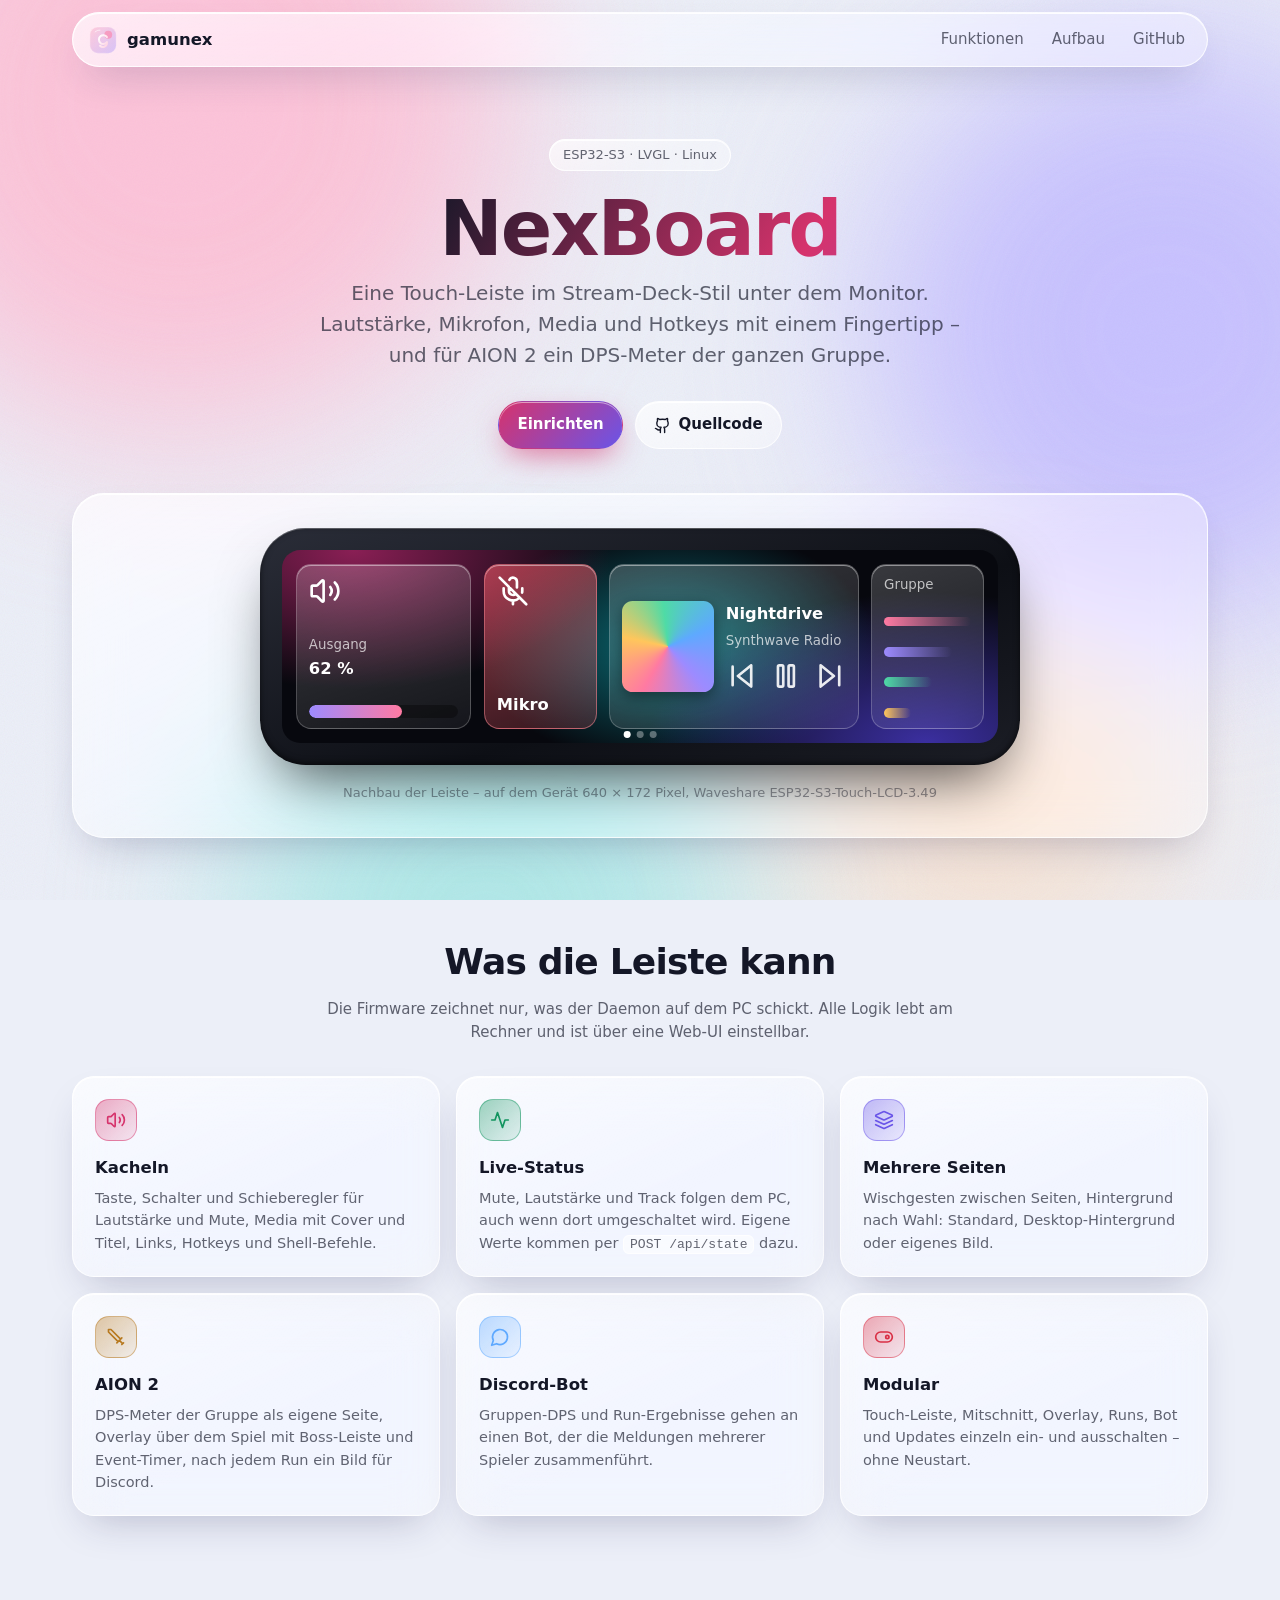
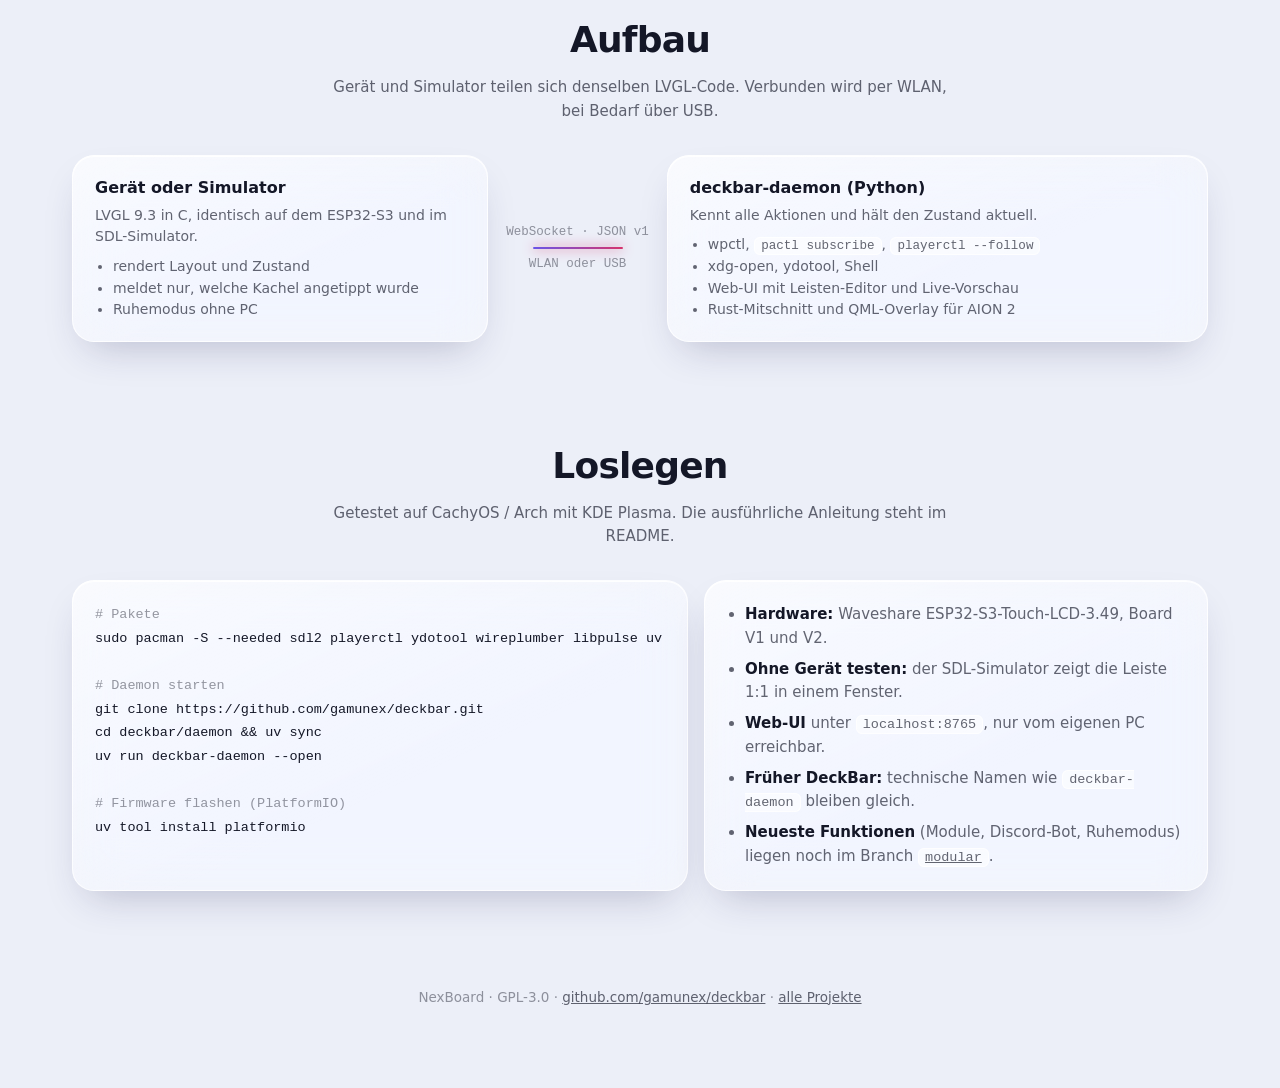
<file: deckbar/index.html>
<!doctype html>
<html lang="de">
<head>
  <meta charset="utf-8">
  <meta name="viewport" content="width=device-width, initial-scale=1">
  <meta name="color-scheme" content="dark light">
  <title>NexBoard</title>
  <meta name="description" content="Touch-Leiste im Stream-Deck-Stil auf Basis eines ESP32-S3 mit 640 × 172-Display – Audio, Media, Hotkeys und AION-2-DPS-Meter.">
  <link rel="icon" href="../assets/logo.svg" type="image/svg+xml">
  <link rel="stylesheet" href="../assets/glass.css">
  <link rel="stylesheet" href="../assets/mockups.css">
  <style>
    .stage { padding: 34px 26px; border-radius: 32px; }
    .stage figcaption { text-align: center; color: var(--faint); font-size: 13px; margin-top: 18px; }
    .arch { display: grid; grid-template-columns: 1fr auto 1.3fr; gap: 18px; align-items: center; }
    .box { padding: 20px 22px; }
    .box h3 { margin: 0 0 4px; font-size: 16px; }
    .box p { margin: 0; color: var(--muted); font-size: 14px; }
    .box ul { margin: 8px 0 0; padding-left: 18px; color: var(--muted); font-size: 14px; }
    .wire { text-align: center; color: var(--faint); font: 12.5px var(--mono); }
    .wire .line { height: 2px; width: 90px; margin: 8px auto; background: linear-gradient(90deg, var(--accent-2), var(--accent)); border-radius: 2px; box-shadow: 0 0 12px var(--accent); }
    @media (max-width: 800px) { .arch { grid-template-columns: 1fr; } .wire .line { width: 2px; height: 40px; } }
  </style>
</head>
<body>
  <div class="backdrop" aria-hidden="true">
    <span class="blob b1"></span><span class="blob b2"></span><span class="blob b3"></span><span class="blob b4"></span>
  </div>
  <div class="page">
    <nav class="nav glass">
      <a class="brand" href="../"><img src="../assets/logo.svg" alt=""><span>gamunex</span></a>
      <div class="links">
        <a class="hide-sm" href="#funktionen">Funktionen</a>
        <a class="hide-sm" href="#aufbau">Aufbau</a>
        <a href="https://github.com/gamunex/deckbar">GitHub</a>
      </div>
    </nav>

    <header class="hero reveal">
      <span class="eyebrow glass">ESP32-S3 · LVGL · Linux</span>
      <h1>NexBoard</h1>
      <p>Eine Touch-Leiste im Stream-Deck-Stil unter dem Monitor. Lautstärke, Mikrofon, Media und Hotkeys mit einem Fingertipp – und für AION 2 ein DPS-Meter der ganzen Gruppe.</p>
      <div class="cta">
        <a class="btn main" href="https://github.com/gamunex/deckbar#einrichtung-cachyos--arch-kde-plasma">Einrichten</a>
        <a class="btn" href="https://github.com/gamunex/deckbar"><svg class="i"><use href="#i-github"/></svg>Quellcode</a>
      </div>
    </header>

    <figure class="stage glass reveal" style="animation-delay:.1s;margin:0">
      <div class="nexboard" role="img" aria-label="Nachbau der NexBoard-Touch-Leiste">
            <div class="nb-device"><div class="nb-screen">
              <div class="nb-tile"><svg class="nb-ic"><use href="#i-volume"/></svg><div><small>Ausgang</small><br><b>62 %</b></div><div class="nb-slider"><i></i></div></div>
              <div class="nb-tile nb-mute"><svg class="nb-ic"><use href="#i-mic-off"/></svg><b>Mikro</b></div>
              <div class="nb-tile nb-media"><div class="nb-cover"></div><div class="t"><b>Nightdrive</b><small>Synthwave Radio</small><div class="nb-ctrl"><svg class="nb-ic"><use href="#i-prev"/></svg><svg class="nb-ic"><use href="#i-pause"/></svg><svg class="nb-ic"><use href="#i-next"/></svg></div></div></div>
              <div class="nb-tile nb-dps"><small>Gruppe</small><div class="nb-bar" style="--c:#ff7aa2;--w:100%"></div><div class="nb-bar" style="--c:#9d8bff;--w:78%"></div><div class="nb-bar" style="--c:#4fdba6;--w:55%"></div><div class="nb-bar" style="--c:#ffc65c;--w:31%"></div></div>
              <div class="nb-dots"><i></i><i></i><i></i></div>
            </div></div>
          </div>
      <figcaption>Nachbau der Leiste – auf dem Gerät 640 × 172 Pixel, Waveshare ESP32-S3-Touch-LCD-3.49</figcaption>
    </figure>

    <h2 id="funktionen">Was die Leiste kann</h2>
    <p class="lead">Die Firmware zeichnet nur, was der Daemon auf dem PC schickt. Alle Logik lebt am Rechner und ist über eine Web-UI einstellbar.</p>
    <div class="features">
      <div class="feature glass" style="--c: var(--accent)"><div class="ic"><svg class="i"><use href="#i-volume"/></svg></div><h3>Kacheln</h3><p>Taste, Schalter und Schieberegler für Lautstärke und Mute, Media mit Cover und Titel, Links, Hotkeys und Shell-Befehle.</p></div>
      <div class="feature glass" style="--c: var(--ok)"><div class="ic"><svg class="i"><use href="#i-pulse"/></svg></div><h3>Live-Status</h3><p>Mute, Lautstärke und Track folgen dem PC, auch wenn dort umgeschaltet wird. Eigene Werte kommen per <code>POST /api/state</code> dazu.</p></div>
      <div class="feature glass" style="--c: var(--accent-2)"><div class="ic"><svg class="i"><use href="#i-layers"/></svg></div><h3>Mehrere Seiten</h3><p>Wischgesten zwischen Seiten, Hintergrund nach Wahl: Standard, Desktop-Hintergrund oder eigenes Bild.</p></div>
      <div class="feature glass" style="--c: var(--warn)"><div class="ic"><svg class="i"><use href="#i-sword"/></svg></div><h3>AION 2</h3><p>DPS-Meter der Gruppe als eigene Seite, Overlay über dem Spiel mit Boss-Leiste und Event-Timer, nach jedem Run ein Bild für Discord.</p></div>
      <div class="feature glass" style="--c: #5ea9ff"><div class="ic"><svg class="i"><use href="#i-msg"/></svg></div><h3>Discord-Bot</h3><p>Gruppen-DPS und Run-Ergebnisse gehen an einen Bot, der die Meldungen mehrerer Spieler zusammenführt.</p></div>
      <div class="feature glass" style="--c: var(--danger)"><div class="ic"><svg class="i"><use href="#i-toggle"/></svg></div><h3>Modular</h3><p>Touch-Leiste, Mitschnitt, Overlay, Runs, Bot und Updates einzeln ein- und ausschalten – ohne Neustart.</p></div>
    </div>

    <h2 id="aufbau">Aufbau</h2>
    <p class="lead">Gerät und Simulator teilen sich denselben LVGL-Code. Verbunden wird per WLAN, bei Bedarf über USB.</p>
    <div class="arch">
      <div class="box glass"><h3>Gerät oder Simulator</h3><p>LVGL 9.3 in C, identisch auf dem ESP32-S3 und im SDL-Simulator.</p><ul><li>rendert Layout und Zustand</li><li>meldet nur, welche Kachel angetippt wurde</li><li>Ruhemodus ohne PC</li></ul></div>
      <div class="wire">WebSocket · JSON v1<div class="line"></div>WLAN oder USB</div>
      <div class="box glass"><h3>deckbar-daemon (Python)</h3><p>Kennt alle Aktionen und hält den Zustand aktuell.</p><ul><li>wpctl, <code>pactl subscribe</code>, <code>playerctl --follow</code></li><li>xdg-open, ydotool, Shell</li><li>Web-UI mit Leisten-Editor und Live-Vorschau</li><li>Rust-Mitschnitt und QML-Overlay für AION 2</li></ul></div>
    </div>

    <h2>Loslegen</h2>
    <p class="lead">Getestet auf CachyOS / Arch mit KDE Plasma. Die ausführliche Anleitung steht im README.</p>
    <div class="two">
      <div class="code glass">
        <pre><span class="c"># Pakete</span>
sudo pacman -S --needed sdl2 playerctl ydotool wireplumber libpulse uv

<span class="c"># Daemon starten</span>
git clone https://github.com/gamunex/deckbar.git
cd deckbar/daemon && uv sync
uv run deckbar-daemon --open

<span class="c"># Firmware flashen (PlatformIO)</span>
uv tool install platformio</pre>
      </div>
      <div class="notes glass">
        <ul>
          <li><b>Hardware:</b> Waveshare ESP32-S3-Touch-LCD-3.49, Board V1 und V2.</li>
          <li><b>Ohne Gerät testen:</b> der SDL-Simulator zeigt die Leiste 1:1 in einem Fenster.</li>
          <li><b>Web-UI</b> unter <code>localhost:8765</code>, nur vom eigenen PC erreichbar.</li>
          <li><b>Früher DeckBar:</b> technische Namen wie <code>deckbar-daemon</code> bleiben gleich.</li>
          <li><b>Neueste Funktionen</b> (Module, Discord-Bot, Ruhemodus) liegen noch im Branch <a href="https://github.com/gamunex/deckbar/tree/modular"><code>modular</code></a>.</li>
        </ul>
      </div>
    </div>

    <footer>NexBoard · GPL-3.0 · <a href="https://github.com/gamunex/deckbar">github.com/gamunex/deckbar</a> · <a href="../">alle Projekte</a></footer>
  </div>
  <svg width="0" height="0" style="position:absolute" aria-hidden="true">
    <defs>
      <symbol id="i-github" viewBox="0 0 24 24"><path d="M15 22v-4a4.8 4.8 0 0 0-1-3.5c3 0 6-2 6-5.5.08-1.25-.27-2.48-1-3.5.28-1.15.28-2.35 0-3.5 0 0-1 0-3 1.5-2.64-.5-5.36-.5-8 0C6 2 5 2 5 2c-.3 1.15-.3 2.35 0 3.5A5.4 5.4 0 0 0 4 9c0 3.5 3 5.5 6 5.5-.39.49-.68 1.05-.85 1.65-.17.6-.22 1.23-.15 1.85v4"/><path d="M9 18c-4.51 2-5-2-7-2"/></symbol>
      <symbol id="i-lock" viewBox="0 0 24 24"><rect width="18" height="11" x="3" y="11" rx="2"/><path d="M7 11V7a5 5 0 0 1 10 0v4"/></symbol>
      <symbol id="i-volume" viewBox="0 0 24 24"><path d="M11 4.7a.7.7 0 0 0-1.2-.5L6.4 7.6A1.4 1.4 0 0 1 5.4 8H3a1 1 0 0 0-1 1v6a1 1 0 0 0 1 1h2.4a1.4 1.4 0 0 1 1 .4l3.4 3.4a.7.7 0 0 0 1.2-.5z"/><path d="M16 9a5 5 0 0 1 0 6M19.4 18.4a9 9 0 0 0 0-12.8"/></symbol>
      <symbol id="i-mic-off" viewBox="0 0 24 24"><path d="M2 2l20 20M18.89 13.23A7.12 7.12 0 0 0 19 12v-2M5 10v2a7 7 0 0 0 12 5M15 9.34V5a3 3 0 0 0-5.68-1.33M9 9v3a3 3 0 0 0 5.12 2.12M12 19v3"/></symbol>
      <symbol id="i-prev" viewBox="0 0 24 24"><path d="M19 20 9 12l10-8zM5 19V5"/></symbol>
      <symbol id="i-next" viewBox="0 0 24 24"><path d="m5 4 10 8-10 8zM19 5v14"/></symbol>
      <symbol id="i-pause" viewBox="0 0 24 24"><rect x="6" y="4" width="4" height="16" rx="1"/><rect x="14" y="4" width="4" height="16" rx="1"/></symbol>
      <symbol id="i-pulse" viewBox="0 0 24 24"><path d="M22 12h-4l-3 9L9 3l-3 9H2"/></symbol>
      <symbol id="i-layers" viewBox="0 0 24 24"><path d="M12.83 2.18a2 2 0 0 0-1.66 0L2.6 6.08a1 1 0 0 0 0 1.83l8.58 3.91a2 2 0 0 0 1.66 0l8.58-3.9a1 1 0 0 0 0-1.83Z"/><path d="m22 12.65-9.17 4.16a2 2 0 0 1-1.66 0L2 12.65M22 17.65l-9.17 4.16a2 2 0 0 1-1.66 0L2 17.65"/></symbol>
      <symbol id="i-sword" viewBox="0 0 24 24"><path d="M14.5 17.5 3 6V3h3l11.5 11.5M13 19l6-6M16 16l4 4M19 21l2-2"/></symbol>
      <symbol id="i-msg" viewBox="0 0 24 24"><path d="M7.9 20A9 9 0 1 0 4 16.1L2 22Z"/></symbol>
      <symbol id="i-toggle" viewBox="0 0 24 24"><rect width="20" height="12" x="2" y="6" rx="6"/><circle cx="16" cy="12" r="2"/></symbol>
      <symbol id="i-flag" viewBox="0 0 24 24"><path d="M4 15s1-1 4-1 5 2 8 2 4-1 4-1V3s-1 1-4 1-5-2-8-2-4 1-4 1zM4 22v-7"/></symbol>
      <symbol id="i-clock" viewBox="0 0 24 24"><circle cx="12" cy="12" r="10"/><path d="M12 6v6l4 2"/></symbol>
      <symbol id="i-import" viewBox="0 0 24 24"><path d="M21 15v4a2 2 0 0 1-2 2H5a2 2 0 0 1-2-2v-4M7 10l5 5 5-5M12 15V3"/></symbol>
      <symbol id="i-map" viewBox="0 0 24 24"><path d="M14.1 4.4 9.9 2.5a2 2 0 0 0-1.8 0L3.6 4.7A1 1 0 0 0 3 5.6v14.8a1 1 0 0 0 1.4.9l3.7-2a2 2 0 0 1 1.8 0l4.2 2a2 2 0 0 0 1.8 0l4.5-2.2a1 1 0 0 0 .6-.9V3.6a1 1 0 0 0-1.4-.9l-3.7 2a2 2 0 0 1-1.8-.3z"/><path d="M15 5.8v15M9 2.8v15"/></symbol>
      <symbol id="i-eye" viewBox="0 0 24 24"><path d="M2 12s3-7 10-7 10 7 10 7-3 7-10 7-10-7-10-7Z"/><circle cx="12" cy="12" r="3"/></symbol>
      <symbol id="i-copy" viewBox="0 0 24 24"><rect width="14" height="14" x="8" y="8" rx="2"/><path d="M4 16c-1.1 0-2-.9-2-2V4c0-1.1.9-2 2-2h10c1.1 0 2 .9 2 2"/></symbol>
    </defs>
  </svg>
</body>
</html>
</file>
<file: assets/glass.css>
/* Gemeinsames Liquid-Glass-Design für gamunex.github.io und die Projektseiten */

:root {
  --bg: #090b14;
  --text: #eef1fb;
  --muted: rgba(238, 241, 251, .66);
  --faint: rgba(238, 241, 251, .42);
  --glass: rgba(255, 255, 255, .055);
  --glass-strong: rgba(255, 255, 255, .13);
  --glass-hover: rgba(255, 255, 255, .17);
  --stroke: rgba(255, 255, 255, .14);
  --rim: rgba(255, 255, 255, .55);
  --inner: rgba(255, 255, 255, .28);
  --shadow: 0 20px 50px -12px rgba(0, 0, 0, .55);
  --field: rgba(0, 0, 0, .25);
  --accent: #ff7aa2;
  --accent-2: #9d8bff;
  --ok: #4fdba6;
  --warn: #ffc65c;
  --danger: #ff5f6d;
  --blob-1: #8a1f55;
  --blob-2: #3b2fa0;
  --blob-3: #0a6f78;
  --blob-4: #b24a24;
  --radius: 22px;
  --mono: ui-monospace, "JetBrains Mono", "Fira Code", "Cascadia Code", monospace;
  color-scheme: dark;
}

@media (prefers-color-scheme: light) {
  :root {
    --bg: #eceff8;
    --text: #141727;
    --muted: rgba(20, 23, 39, .66);
    --faint: rgba(20, 23, 39, .44);
    --glass: rgba(255, 255, 255, .38);
    --glass-strong: rgba(255, 255, 255, .7);
    --glass-hover: rgba(255, 255, 255, .85);
    --stroke: rgba(255, 255, 255, .75);
    --rim: rgba(255, 255, 255, 1);
    --inner: rgba(255, 255, 255, .9);
    --shadow: 0 18px 40px -16px rgba(40, 40, 90, .28);
    --field: rgba(255, 255, 255, .55);
    --accent: #d6336c;
    --accent-2: #6a55e8;
    --ok: #12945f;
    --warn: #b7791f;
    --danger: #d92f45;
    --blob-1: #ffb3cc;
    --blob-2: #b9b0ff;
    --blob-3: #9be3e0;
    --blob-4: #ffd2a8;
    color-scheme: light;
  }
}

* { box-sizing: border-box; }
html { scroll-behavior: smooth; scrollbar-width: thin; scrollbar-color: var(--stroke) transparent; }
html, body { margin: 0; }
body {
  min-height: 100vh;
  background: var(--bg);
  color: var(--text);
  font: 15px/1.55 system-ui, -apple-system, "Segoe UI", "Noto Sans", sans-serif;
  -webkit-font-smoothing: antialiased;
  overflow-x: hidden;
}
a { color: inherit; }
code { font: .9em var(--mono); padding: 1px 6px; border-radius: 6px; background: var(--field); border: 1px solid var(--stroke); }
.i { width: 20px; height: 20px; fill: none; stroke: currentColor; stroke-width: 2; stroke-linecap: round; stroke-linejoin: round; flex: none; }

/* ---------- Hintergrund ---------- */

.backdrop { position: fixed; inset: 0; overflow: hidden; z-index: 0; pointer-events: none; }
.blob { position: absolute; border-radius: 50%; filter: blur(90px); opacity: .75; animation: drift 38s ease-in-out infinite alternate; }
.b1 { width: 52vw; height: 52vw; left: -12vw; top: -18vw; background: var(--blob-1); }
.b2 { width: 46vw; height: 46vw; right: -14vw; top: 4vh; background: var(--blob-2); animation-duration: 44s; animation-delay: -12s; }
.b3 { width: 40vw; height: 40vw; left: 18vw; bottom: -22vw; background: var(--blob-3); animation-duration: 50s; animation-delay: -20s; }
.b4 { width: 30vw; height: 30vw; right: 8vw; bottom: -8vw; background: var(--blob-4); opacity: .45; animation-duration: 34s; }
@keyframes drift {
  0% { transform: translate(0, 0) scale(1); }
  50% { transform: translate(6vw, 4vh) scale(1.12); }
  100% { transform: translate(-4vw, 8vh) scale(.94); }
}
.backdrop::after {
  content: ""; position: absolute; inset: 0; opacity: .07; mix-blend-mode: overlay;
  background-image: url("data:image/svg+xml,%3Csvg xmlns='http://www.w3.org/2000/svg' width='160' height='160'%3E%3Cfilter id='n'%3E%3CfeTurbulence type='fractalNoise' baseFrequency='.9' numOctaves='2'/%3E%3C/filter%3E%3Crect width='100%25' height='100%25' filter='url(%23n)'/%3E%3C/svg%3E");
}

/* ---------- Glas ---------- */

.glass {
  position: relative;
  background: linear-gradient(155deg, var(--glass-strong), var(--glass) 60%);
  -webkit-backdrop-filter: blur(24px) saturate(175%);
  backdrop-filter: blur(24px) saturate(175%);
  border: 1px solid var(--stroke);
  border-radius: var(--radius);
  box-shadow: inset 0 1px 0 var(--inner), inset 0 -1px 0 rgba(255, 255, 255, .04), var(--shadow);
}
.glass::after {
  content: ""; position: absolute; inset: -1px; border-radius: inherit; padding: 1px; pointer-events: none;
  background: linear-gradient(140deg, var(--rim), transparent 32%, transparent 70%, rgba(255, 255, 255, .22));
  -webkit-mask: linear-gradient(#000 0 0) content-box, linear-gradient(#000 0 0);
  -webkit-mask-composite: xor;
  mask-composite: exclude;
  opacity: .7;
}

/* ---------- Gerüst ---------- */

.page { position: relative; z-index: 1; max-width: 1180px; margin: 0 auto; padding: 0 22px 80px; }
.nav {
  position: sticky; top: 12px; z-index: 5; margin-top: 12px;
  display: flex; align-items: center; justify-content: space-between; gap: 12px;
  padding: 9px 10px 9px 16px; border-radius: 999px;
}
.brand { display: flex; align-items: center; gap: 10px; text-decoration: none; font-weight: 650; font-size: 16.5px; }
.brand img { width: 28px; height: 28px; }
.nav .links { display: flex; gap: 4px; align-items: center; }
.nav .links a { color: var(--muted); text-decoration: none; padding: 6px 12px; border-radius: 999px; transition: background .2s, color .2s; }
.nav .links a:hover { color: var(--text); background: var(--glass); }

.btn {
  display: inline-flex; align-items: center; justify-content: center; gap: 8px;
  padding: 11px 18px; border-radius: 999px; cursor: pointer; font-weight: 600; text-decoration: none; color: var(--text);
  background: linear-gradient(160deg, var(--glass-strong), var(--glass));
  border: 1px solid var(--stroke); box-shadow: inset 0 1px 0 var(--inner);
  transition: transform .15s, background .2s;
  font: inherit; font-weight: 600;
}
.btn:hover { background: var(--glass-hover); }
.btn:active { transform: scale(.97); }
.btn.main { color: #fff; border-color: transparent; background: linear-gradient(135deg, var(--accent), var(--accent-2)); box-shadow: 0 12px 30px -8px color-mix(in srgb, var(--accent) 70%, transparent), inset 0 1px 0 rgba(255, 255, 255, .5); }
.btn.small { padding: 7px 13px; font-size: 13.5px; }
.btn .i { width: 17px; height: 17px; }

.hero { text-align: center; padding: 72px 0 44px; }
.hero .mark { width: 92px; height: 92px; filter: drop-shadow(0 18px 40px rgba(255, 90, 140, .35)); animation: float 6s ease-in-out infinite; }
@keyframes float { 50% { transform: translateY(-8px) rotate(-2deg); } }
.hero h1 {
  font-size: clamp(40px, 7vw, 76px); letter-spacing: -2px; margin: 18px 0 8px; line-height: 1.04;
  background: linear-gradient(120deg, var(--text) 30%, var(--accent) 65%, var(--accent-2));
  -webkit-background-clip: text; background-clip: text; color: transparent;
}
.hero p { font-size: clamp(16px, 2.2vw, 20px); color: var(--muted); max-width: 680px; margin: 10px auto 0; }
.eyebrow { display: inline-flex; gap: 8px; align-items: center; padding: 5px 13px; border-radius: 999px; font-size: 13px; color: var(--muted); }
.cta { display: flex; gap: 12px; justify-content: center; flex-wrap: wrap; margin-top: 30px; }

h2 { font-size: clamp(26px, 3.6vw, 36px); letter-spacing: -.8px; margin: 96px 0 8px; text-align: center; }
.lead { text-align: center; color: var(--muted); margin: 0 auto 32px; max-width: 640px; }

.chips { display: flex; flex-wrap: wrap; gap: 9px; justify-content: center; }
.chip {
  display: inline-flex; align-items: center; gap: 8px; padding: 7px 14px; border-radius: 999px; font-size: 14px;
  background: var(--glass-strong); border: 1px solid color-mix(in srgb, var(--c, var(--accent)) 45%, transparent);
  box-shadow: inset 0 1px 0 var(--inner); -webkit-backdrop-filter: blur(14px); backdrop-filter: blur(14px);
}
.chip .sw { width: 8px; height: 8px; border-radius: 50%; background: var(--c, var(--accent)); box-shadow: 0 0 10px var(--c, var(--accent)); }

.features { display: grid; grid-template-columns: repeat(3, 1fr); gap: 16px; }
.feature { padding: 22px; }
.feature .ic {
  width: 42px; height: 42px; border-radius: 14px; display: grid; place-items: center; margin-bottom: 14px;
  background: linear-gradient(135deg, color-mix(in srgb, var(--c) 40%, transparent), color-mix(in srgb, var(--c) 10%, transparent));
  border: 1px solid color-mix(in srgb, var(--c) 45%, transparent); color: var(--c);
}
.feature h3 { margin: 0 0 6px; font-size: 16.5px; }
.feature p { margin: 0; color: var(--muted); font-size: 14.5px; }

.code { padding: 22px; position: relative; }
.code pre { margin: 0; font: 13.5px/1.75 var(--mono); white-space: pre-wrap; word-break: break-word; }
.code pre .c { color: var(--faint); }
.code .copy { position: absolute; top: 14px; right: 14px; padding: 0; width: 34px; height: 34px; border-radius: 11px; }
.notes { padding: 22px; }
.notes ul { margin: 0; padding-left: 18px; color: var(--muted); }
.notes li + li { margin-top: 8px; }
.notes b { color: var(--text); font-weight: 600; }
.two { display: grid; grid-template-columns: 1.1fr .9fr; gap: 16px; align-items: stretch; }

footer { margin-top: 96px; text-align: center; color: var(--faint); font-size: 13.5px; }
footer a { color: var(--muted); }

.reveal { animation: rise .7s cubic-bezier(.2, .8, .2, 1) both; }
@keyframes rise { from { opacity: 0; transform: translateY(14px); } }

@media (max-width: 900px) { .features { grid-template-columns: 1fr 1fr; } .two { grid-template-columns: 1fr; } }
@media (max-width: 600px) {
  .page { padding: 0 16px 60px; }
  .features { grid-template-columns: 1fr; }
  .hero { padding-top: 44px; }
  .nav .links a.hide-sm { display: none; }
}
@media (prefers-reduced-motion: reduce) {
  *, *::before, *::after { animation: none !important; transition: none !important; }
  html { scroll-behavior: auto; }
}
</file>
<file: assets/mockups.css>
/* Nachbauten der Programme für Startseite und Projektseiten */

/* ---------- NexBoard: Touch-Leiste 640 × 172 ---------- */

.nexboard { --u: 1px; width: 100%; max-width: 760px; margin: 0 auto; container-type: inline-size; }
.nb-device {
  aspect-ratio: 680 / 212; border-radius: 6cqw; padding: 2.9cqw;
  background: linear-gradient(160deg, #2a2d38, #0d0f15 60%, #1b1d25);
  box-shadow: inset 0 1px 0 rgba(255, 255, 255, .25), inset 0 -2px 6px rgba(0, 0, 0, .6), 0 30px 60px -20px rgba(0, 0, 0, .7);
}
.nb-screen {
  position: relative; height: 100%; border-radius: 2.4cqw; overflow: hidden;
  background:
    radial-gradient(60% 120% at 10% 0%, #8a1f55 0%, transparent 60%),
    radial-gradient(60% 120% at 90% 100%, #3b2fa0 0%, transparent 65%),
    radial-gradient(40% 90% at 55% 50%, #0a6f78 0%, transparent 70%),
    #07080e;
  display: grid; grid-template-columns: 1.55fr 1fr 2.2fr 1fr; gap: 1.6cqw; padding: 1.8cqw;
  font-size: 2.15cqw; color: #fff;
}
.nb-tile {
  position: relative; border-radius: 2cqw; padding: 1.4cqw 1.6cqw; overflow: hidden;
  background: linear-gradient(160deg, rgba(255, 255, 255, .2), rgba(255, 255, 255, .06));
  border: 1px solid rgba(255, 255, 255, .22);
  box-shadow: inset 0 1px 0 rgba(255, 255, 255, .45);
  display: flex; flex-direction: column; justify-content: space-between;
}
.nb-tile small { opacity: .7; font-size: .82em; }
.nb-tile b { font-weight: 650; }
.nb-ic { width: 4.2cqw; height: 4.2cqw; fill: none; stroke: currentColor; stroke-width: 2; stroke-linecap: round; stroke-linejoin: round; }
.nb-slider { height: 1.6cqw; border-radius: 1cqw; background: rgba(0, 0, 0, .35); overflow: hidden; }
.nb-slider i { display: block; height: 100%; width: 62%; border-radius: inherit; background: linear-gradient(90deg, #9d8bff, #ff7aa2); animation: nb-vol 7s ease-in-out infinite; }
@keyframes nb-vol { 0%, 100% { width: 62%; } 45% { width: 78%; } 70% { width: 48%; } }
.nb-mute { background: linear-gradient(160deg, rgba(255, 95, 109, .55), rgba(255, 95, 109, .18)); border-color: rgba(255, 140, 150, .5); }
.nb-media { flex-direction: row; align-items: center; gap: 1.6cqw; justify-content: flex-start; }
.nb-cover { width: 12cqw; aspect-ratio: 1; border-radius: 1.4cqw; flex: none; background: conic-gradient(from 210deg, #ff7aa2, #ffc65c, #4fdba6, #5ea9ff, #9d8bff, #ff7aa2); box-shadow: 0 0.6cqw 2cqw rgba(0, 0, 0, .45); animation: nb-spin 18s linear infinite; }
@keyframes nb-spin { to { filter: hue-rotate(360deg); } }
.nb-media .t { min-width: 0; display: flex; flex-direction: column; gap: .5cqw; }
.nb-media .t b, .nb-media .t small { white-space: nowrap; overflow: hidden; text-overflow: ellipsis; }
.nb-ctrl { display: flex; gap: 1.6cqw; margin-top: .6cqw; opacity: .9; }
.nb-dots { position: absolute; left: 50%; bottom: .7cqw; transform: translateX(-50%); display: flex; gap: .8cqw; }
.nb-dots i { width: .9cqw; height: .9cqw; border-radius: 50%; background: rgba(255, 255, 255, .35); }
.nb-dots i:first-child { background: #fff; }
.nb-dps { gap: .5cqw; }
.nb-bar { height: 1.3cqw; border-radius: .7cqw; background: linear-gradient(90deg, var(--c), transparent); width: var(--w); }

/* ---------- Exile Leveling: Overlay über dem Spiel ---------- */

@font-face {
  font-family: "Fontin SmallCaps";
  src: url("https://cdn.jsdelivr.net/gh/gamunex/exile-leveling-linux@3b5db808c782ffabb3c900c94e1a1140553c445b/exile_leveling/data/Fontin-SmallCaps.ttf") format("truetype");
  font-display: swap;
}
.poe-scene {
  position: relative; border-radius: 18px; overflow: hidden; aspect-ratio: 16 / 9; width: 100%;
  background:
    radial-gradient(70% 60% at 30% 70%, rgba(90, 70, 40, .55), transparent 70%),
    radial-gradient(50% 40% at 75% 30%, rgba(40, 70, 90, .5), transparent 70%),
    linear-gradient(180deg, #1a1712, #0b0a08);
}
.poe-scene::before {
  content: ""; position: absolute; inset: 0; opacity: .35;
  background-image: url("data:image/svg+xml,%3Csvg xmlns='http://www.w3.org/2000/svg' width='220' height='220'%3E%3Cfilter id='n'%3E%3CfeTurbulence type='fractalNoise' baseFrequency='.012' numOctaves='4'/%3E%3C/filter%3E%3Crect width='100%25' height='100%25' filter='url(%23n)' opacity='.7'/%3E%3C/svg%3E");
  mix-blend-mode: overlay;
}
.poe-overlay {
  position: absolute; left: 50%; bottom: 7%; transform: translateX(-50%); width: min(86%, 470px);
  font-family: "Fontin SmallCaps", "Palatino Linotype", Georgia, serif; font-size: clamp(11px, 1.55vw, 16px); color: #fff;
}
.poe-guide { background: rgba(0, 0, 0, .86); padding: .5em .8em .6em; }
.poe-line { display: flex; align-items: center; gap: .35em; line-height: 1.55; white-space: nowrap; }
.poe-line img { height: 1.15em; width: auto; }
.poe-line .bul { height: 1em; margin-right: .15em; }
.poe-line.hint { padding-left: 1.4em; opacity: .9; }
.poe-controls { display: grid; grid-template-columns: auto 1fr auto; gap: 0; margin-top: 2px; background: #000; }
.poe-controls > span { border: 1px solid #404040; padding: .15em .6em; text-align: center; }
.poe-row2 { display: grid; grid-template-columns: 1fr auto auto auto 1fr; background: #000; }
.poe-row2 > span { border: 1px solid #404040; padding: .15em .6em; text-align: center; }
.poe-caption { position: absolute; top: 12px; left: 14px; font: 12px var(--mono, monospace); color: rgba(255, 255, 255, .55); }
</file>
